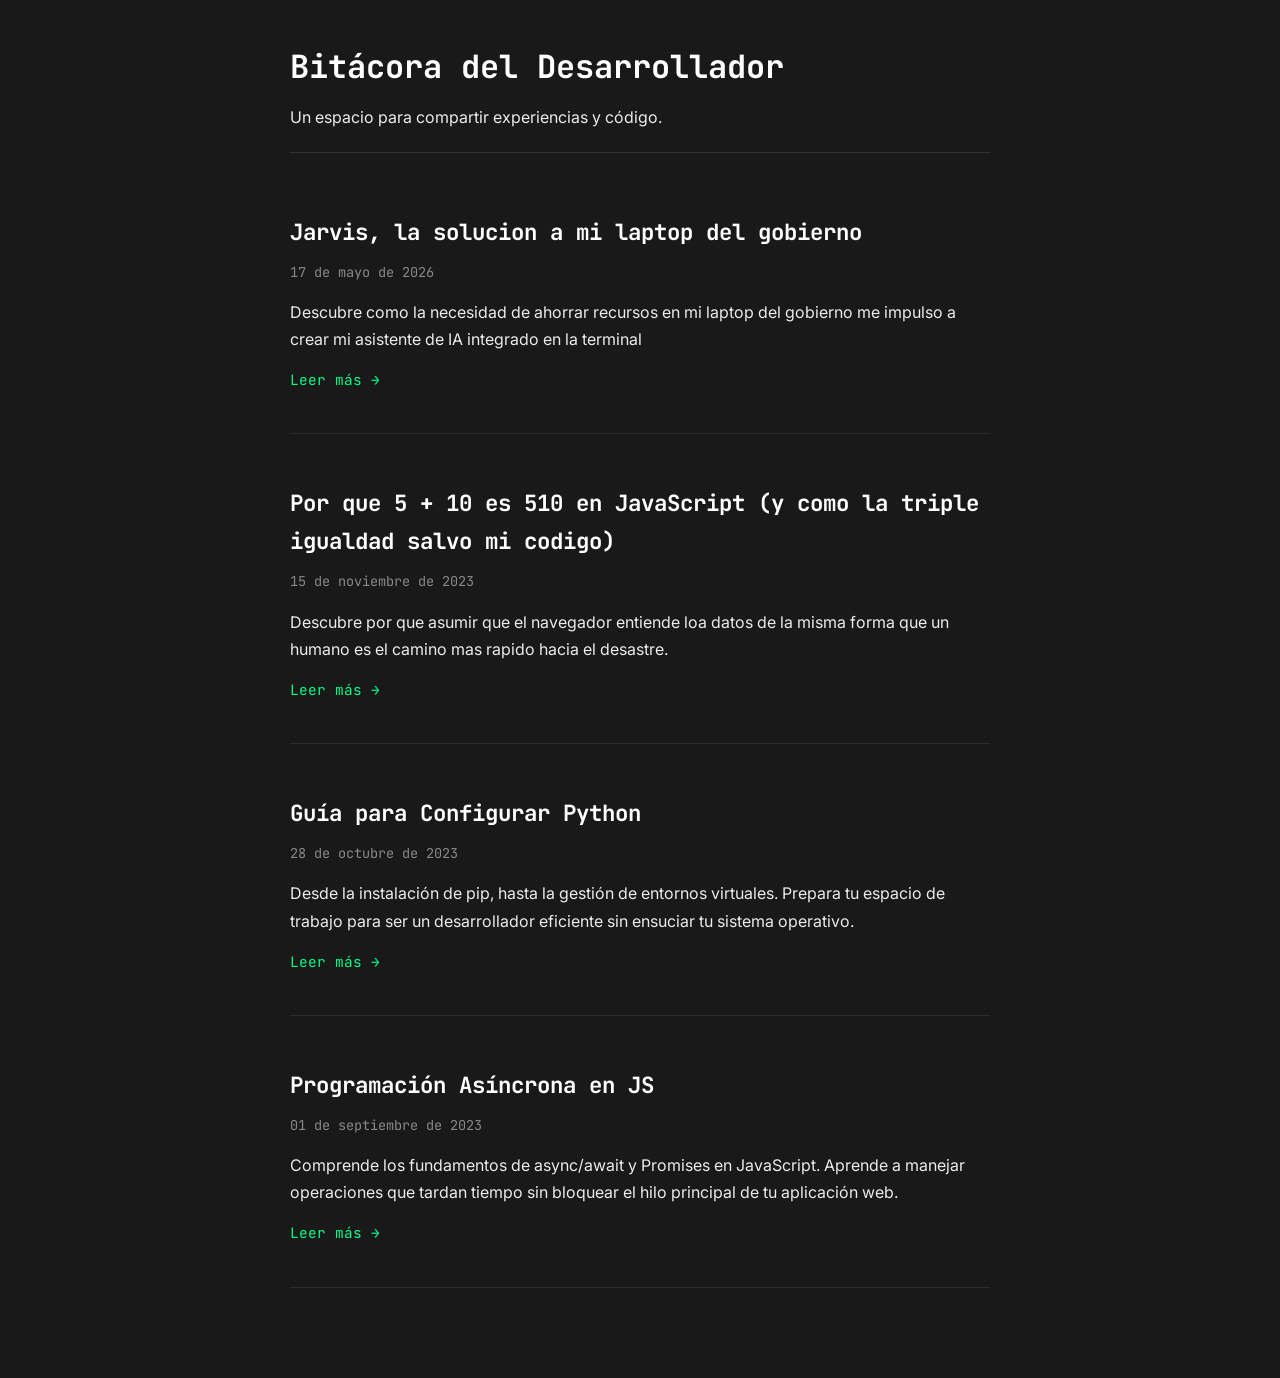
<file: index.html>
<!DOCTYPE html>
<html lang="es">
<head>
    <meta charset="UTF-8">
    <meta name="viewport" content="width=device-width, initial-scale=1.0">
    <title>Bitácora del Desarrollador</title>
    <link href="https://fonts.googleapis.com/css2?family=Inter:wght@400;600&family=JetBrains+Mono:wght@400;700&display=swap" rel="stylesheet">
    <link rel="stylesheet" href="style.css">
</head>
<body>
    <div class="contenedor">
        <header>
            <h1>Bitácora del Desarrollador</h1>
            <p>Un espacio para compartir experiencias y código.</p>
        </header>

        <main>
            <article>
                <!-- Este es el enlace que hemos modificado para apuntar a 'sobre-mi.html' -->
                <h2>Jarvis, la solucion a mi laptop del gobierno</h2>
                <time datetime="2023-11-20">17 de mayo de 2026</time>
                <p>Descubre como la necesidad de ahorrar recursos en mi laptop del gobierno me impulso a crear mi asistente de IA integrado en la terminal</p>
                <a href="./articulo-jarvis.html" class="leer-mas">Leer más →</a>
            </article>

            <article>
                <h2>Por que 5 + 10 es 510 en JavaScript (y como la triple igualdad salvo mi codigo)</h2>
                <time datetime="2026-5-18">15 de noviembre de 2023</time>
                <p>Descubre  por que asumir que el navegador entiende loa datos de la misma forma que un humano es el camino mas rapido hacia el desastre.</p>
                <a href="./articulo-Terminal.html" class="leer-mas">Leer más →</a>
            </article>

            <article>
                <h2>Guía para Configurar Python</h2>
                <time datetime="2023-10-28">28 de octubre de 2023</time>
                <p>Desde la instalación de pip, hasta la gestión de entornos virtuales. Prepara tu espacio de trabajo para ser un desarrollador eficiente sin ensuciar tu sistema operativo.</p>
                <a href="#" class="leer-mas">Leer más →</a>
            </article>
            
            <article>
                <h2>Programación Asíncrona en JS</h2>
                <time datetime="2023-09-01">01 de septiembre de 2023</time>
                <p>Comprende los fundamentos de async/await y Promises en JavaScript. Aprende a manejar operaciones que tardan tiempo sin bloquear el hilo principal de tu aplicación web.</p>
                <a href="#" class="leer-mas">Leer más →</a>
            </article>
        </main>
    </div>
</body>
</html>
</file>
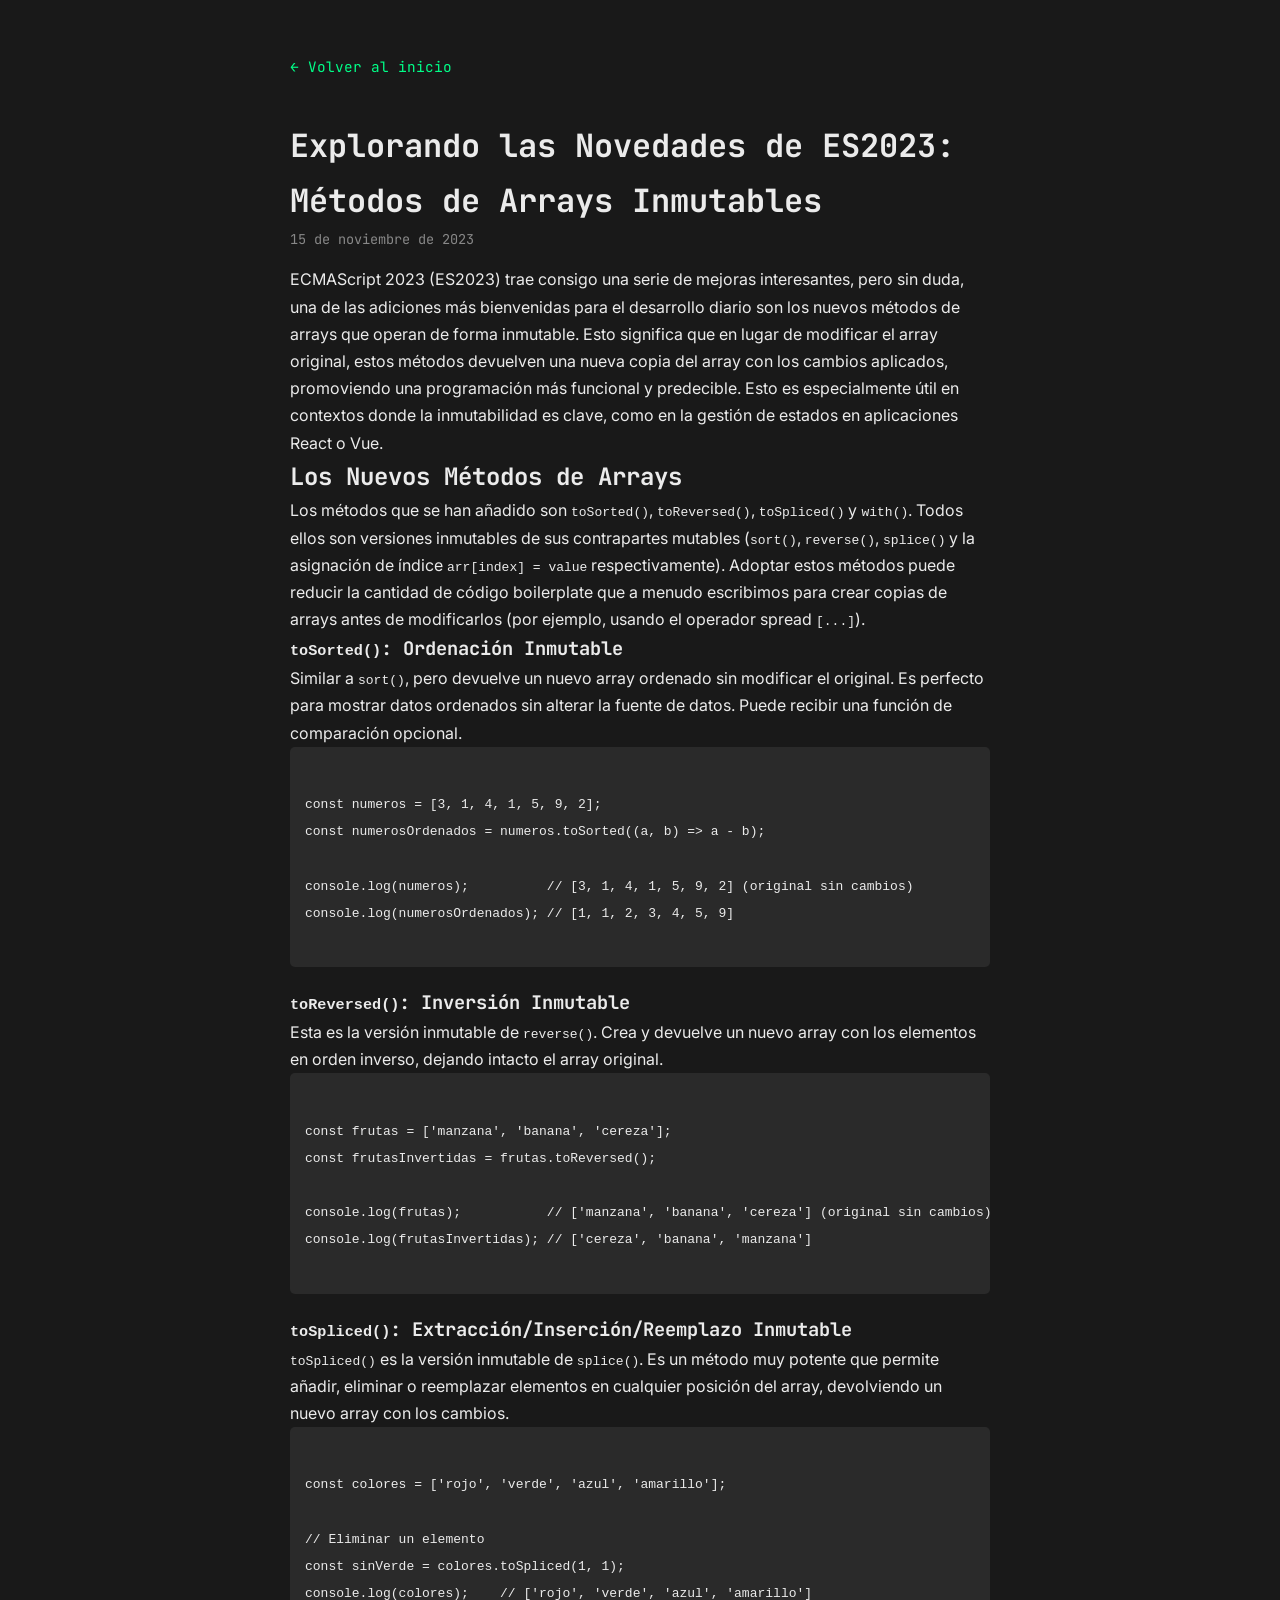
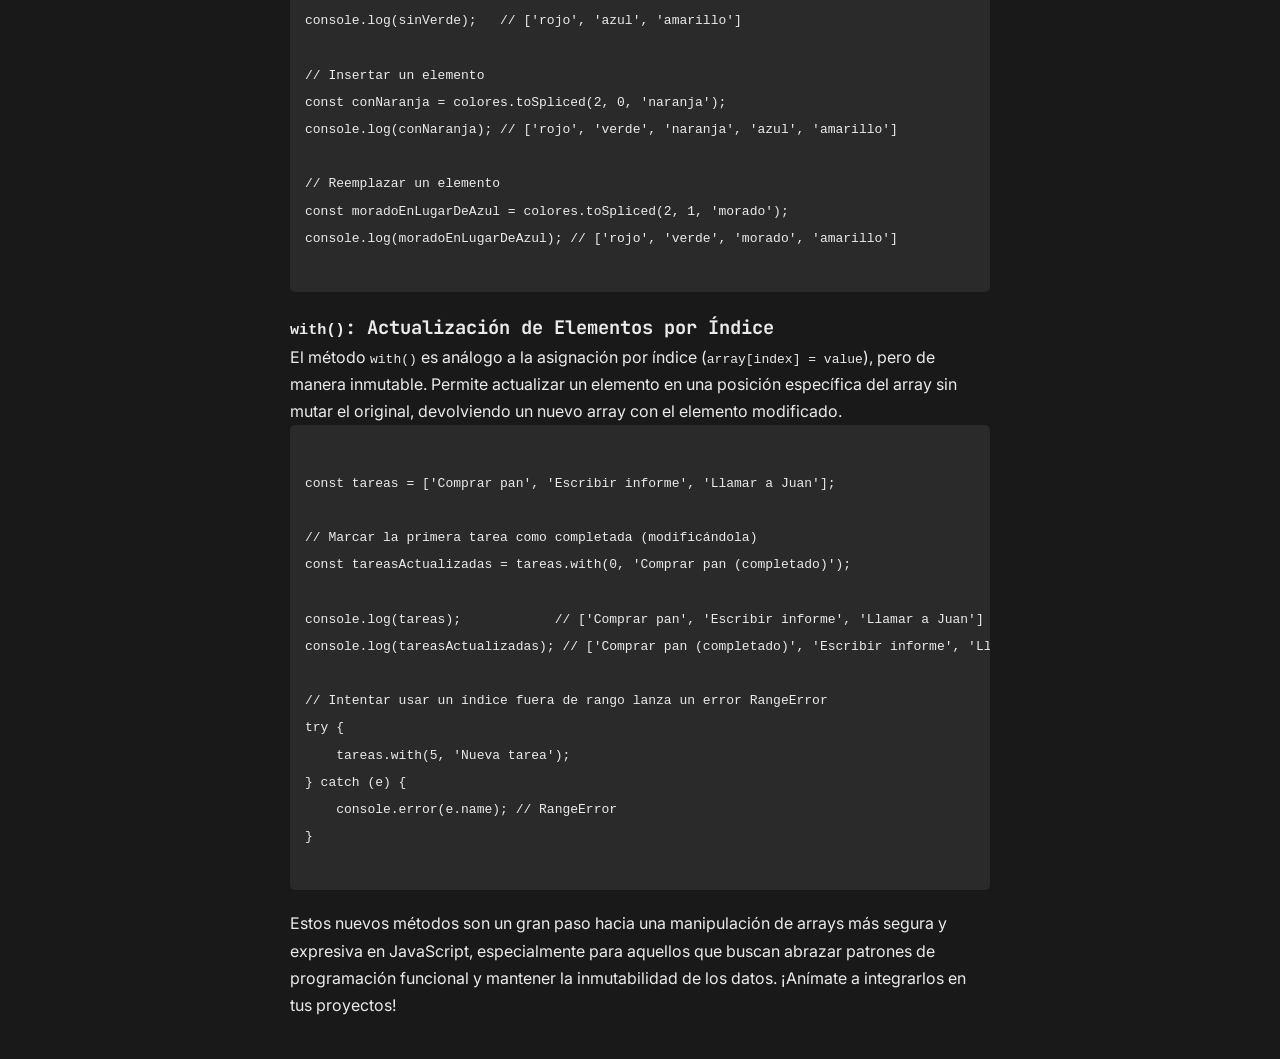
<file: articulo-es2023.html>
<!DOCTYPE html>
<html lang="es">
<head>
    <meta charset="UTF-8">
    <meta name="viewport" content="width=device-width, initial-scale=1.0">
    <title>Explorando las Novedades de ES2023: Métodos de Arrays Inmutables</title>
    <!-- Mismos enlaces de fuente que index.html -->
    <link href="https://fonts.googleapis.com/css2?family=Inter:wght@400;600&family=JetBrains+Mono:wght@400;700&display=swap" rel="stylesheet">
    <!-- Mismo archivo CSS que index.html -->
    <link rel="stylesheet" href="style.css">
</head>
<body>
    <div class="contenedor">
        <!-- Enlace "Volver al inicio": Reutiliza la clase 'leer-mas' para el estilo,
             ajustando el margen y el display para que funcione como un bloque.
             El '←' es parte del texto, no CSS. -->
        <a href="index.html" class="leer-mas" style="display: block; margin-bottom: 40px;">← Volver al inicio</a>

        <main>
            <!-- El título principal del artículo. Utiliza h1 para la semántica de la página de detalle. -->
            <h1>Explorando las Novedades de ES2023: Métodos de Arrays Inmutables</h1>
            <!-- La fecha, utilizando la etiqueta time para mantener el estilo de JetBrains Mono. -->
            <time datetime="2023-11-15">15 de noviembre de 2023</time>
            
            <p>
                ECMAScript 2023 (ES2023) trae consigo una serie de mejoras interesantes, pero sin duda, una de las adiciones más bienvenidas para el desarrollo diario son los nuevos métodos de arrays que operan de forma inmutable. Esto significa que en lugar de modificar el array original, estos métodos devuelven una nueva copia del array con los cambios aplicados, promoviendo una programación más funcional y predecible. Esto es especialmente útil en contextos donde la inmutabilidad es clave, como en la gestión de estados en aplicaciones React o Vue.
            </p>
            
            <h2>Los Nuevos Métodos de Arrays</h2>

            <p>
                Los métodos que se han añadido son <code>toSorted()</code>, <code>toReversed()</code>, <code>toSpliced()</code> y <code>with()</code>. Todos ellos son versiones inmutables de sus contrapartes mutables (<code>sort()</code>, <code>reverse()</code>, <code>splice()</code> y la asignación de índice <code>arr[index] = value</code> respectivamente). Adoptar estos métodos puede reducir la cantidad de código boilerplate que a menudo escribimos para crear copias de arrays antes de modificarlos (por ejemplo, usando el operador spread <code>[...]</code>).
            </p>

            <h3><code>toSorted()</code>: Ordenación Inmutable</h3>
            <p>
                Similar a <code>sort()</code>, pero devuelve un nuevo array ordenado sin modificar el original. Es perfecto para mostrar datos ordenados sin alterar la fuente de datos. Puede recibir una función de comparación opcional.
            </p>
            <!-- Los bloques de código usan JetBrains Mono via un estilo inline,
                 ya que style.css no define estilos para pre/code. -->
            <pre style="font-family: 'JetBrains Mono', monospace; background-color: #2a2a2a; padding: 15px; border-radius: 5px; overflow-x: auto; margin-bottom: 20px;"><code class="language-js" style="color: #EBEBEB;">
const numeros = [3, 1, 4, 1, 5, 9, 2];
const numerosOrdenados = numeros.toSorted((a, b) => a - b);

console.log(numeros);          // [3, 1, 4, 1, 5, 9, 2] (original sin cambios)
console.log(numerosOrdenados); // [1, 1, 2, 3, 4, 5, 9]
            </code></pre>

            <h3><code>toReversed()</code>: Inversión Inmutable</h3>
            <p>
                Esta es la versión inmutable de <code>reverse()</code>. Crea y devuelve un nuevo array con los elementos en orden inverso, dejando intacto el array original.
            </p>
            <pre style="font-family: 'JetBrains Mono', monospace; background-color: #2a2a2a; padding: 15px; border-radius: 5px; overflow-x: auto; margin-bottom: 20px;"><code class="language-js" style="color: #EBEBEB;">
const frutas = ['manzana', 'banana', 'cereza'];
const frutasInvertidas = frutas.toReversed();

console.log(frutas);           // ['manzana', 'banana', 'cereza'] (original sin cambios)
console.log(frutasInvertidas); // ['cereza', 'banana', 'manzana']
            </code></pre>

            <h3><code>toSpliced()</code>: Extracción/Inserción/Reemplazo Inmutable</h3>
            <p>
                <code>toSpliced()</code> es la versión inmutable de <code>splice()</code>. Es un método muy potente que permite añadir, eliminar o reemplazar elementos en cualquier posición del array, devolviendo un nuevo array con los cambios.
            </p>
            <pre style="font-family: 'JetBrains Mono', monospace; background-color: #2a2a2a; padding: 15px; border-radius: 5px; overflow-x: auto; margin-bottom: 20px;"><code class="language-js" style="color: #EBEBEB;">
const colores = ['rojo', 'verde', 'azul', 'amarillo'];

// Eliminar un elemento
const sinVerde = colores.toSpliced(1, 1);
console.log(colores);    // ['rojo', 'verde', 'azul', 'amarillo']
console.log(sinVerde);   // ['rojo', 'azul', 'amarillo']

// Insertar un elemento
const conNaranja = colores.toSpliced(2, 0, 'naranja');
console.log(conNaranja); // ['rojo', 'verde', 'naranja', 'azul', 'amarillo']

// Reemplazar un elemento
const moradoEnLugarDeAzul = colores.toSpliced(2, 1, 'morado');
console.log(moradoEnLugarDeAzul); // ['rojo', 'verde', 'morado', 'amarillo']
            </code></pre>
            
            <h3><code>with()</code>: Actualización de Elementos por Índice</h3>
            <p>
                El método <code>with()</code> es análogo a la asignación por índice (<code>array[index] = value</code>), pero de manera inmutable. Permite actualizar un elemento en una posición específica del array sin mutar el original, devolviendo un nuevo array con el elemento modificado.
            </p>
            <pre style="font-family: 'JetBrains Mono', monospace; background-color: #2a2a2a; padding: 15px; border-radius: 5px; overflow-x: auto; margin-bottom: 20px;"><code class="language-js" style="color: #EBEBEB;">
const tareas = ['Comprar pan', 'Escribir informe', 'Llamar a Juan'];

// Marcar la primera tarea como completada (modificándola)
const tareasActualizadas = tareas.with(0, 'Comprar pan (completado)');

console.log(tareas);            // ['Comprar pan', 'Escribir informe', 'Llamar a Juan']
console.log(tareasActualizadas); // ['Comprar pan (completado)', 'Escribir informe', 'Llamar a Juan']

// Intentar usar un índice fuera de rango lanza un error RangeError
try {
    tareas.with(5, 'Nueva tarea');
} catch (e) {
    console.error(e.name); // RangeError
}
            </code></pre>

            <p>
                Estos nuevos métodos son un gran paso hacia una manipulación de arrays más segura y expresiva en JavaScript, especialmente para aquellos que buscan abrazar patrones de programación funcional y mantener la inmutabilidad de los datos. ¡Anímate a integrarlos en tus proyectos!
            </p>
        </main>
    </div>
</body>
</html>
</file>
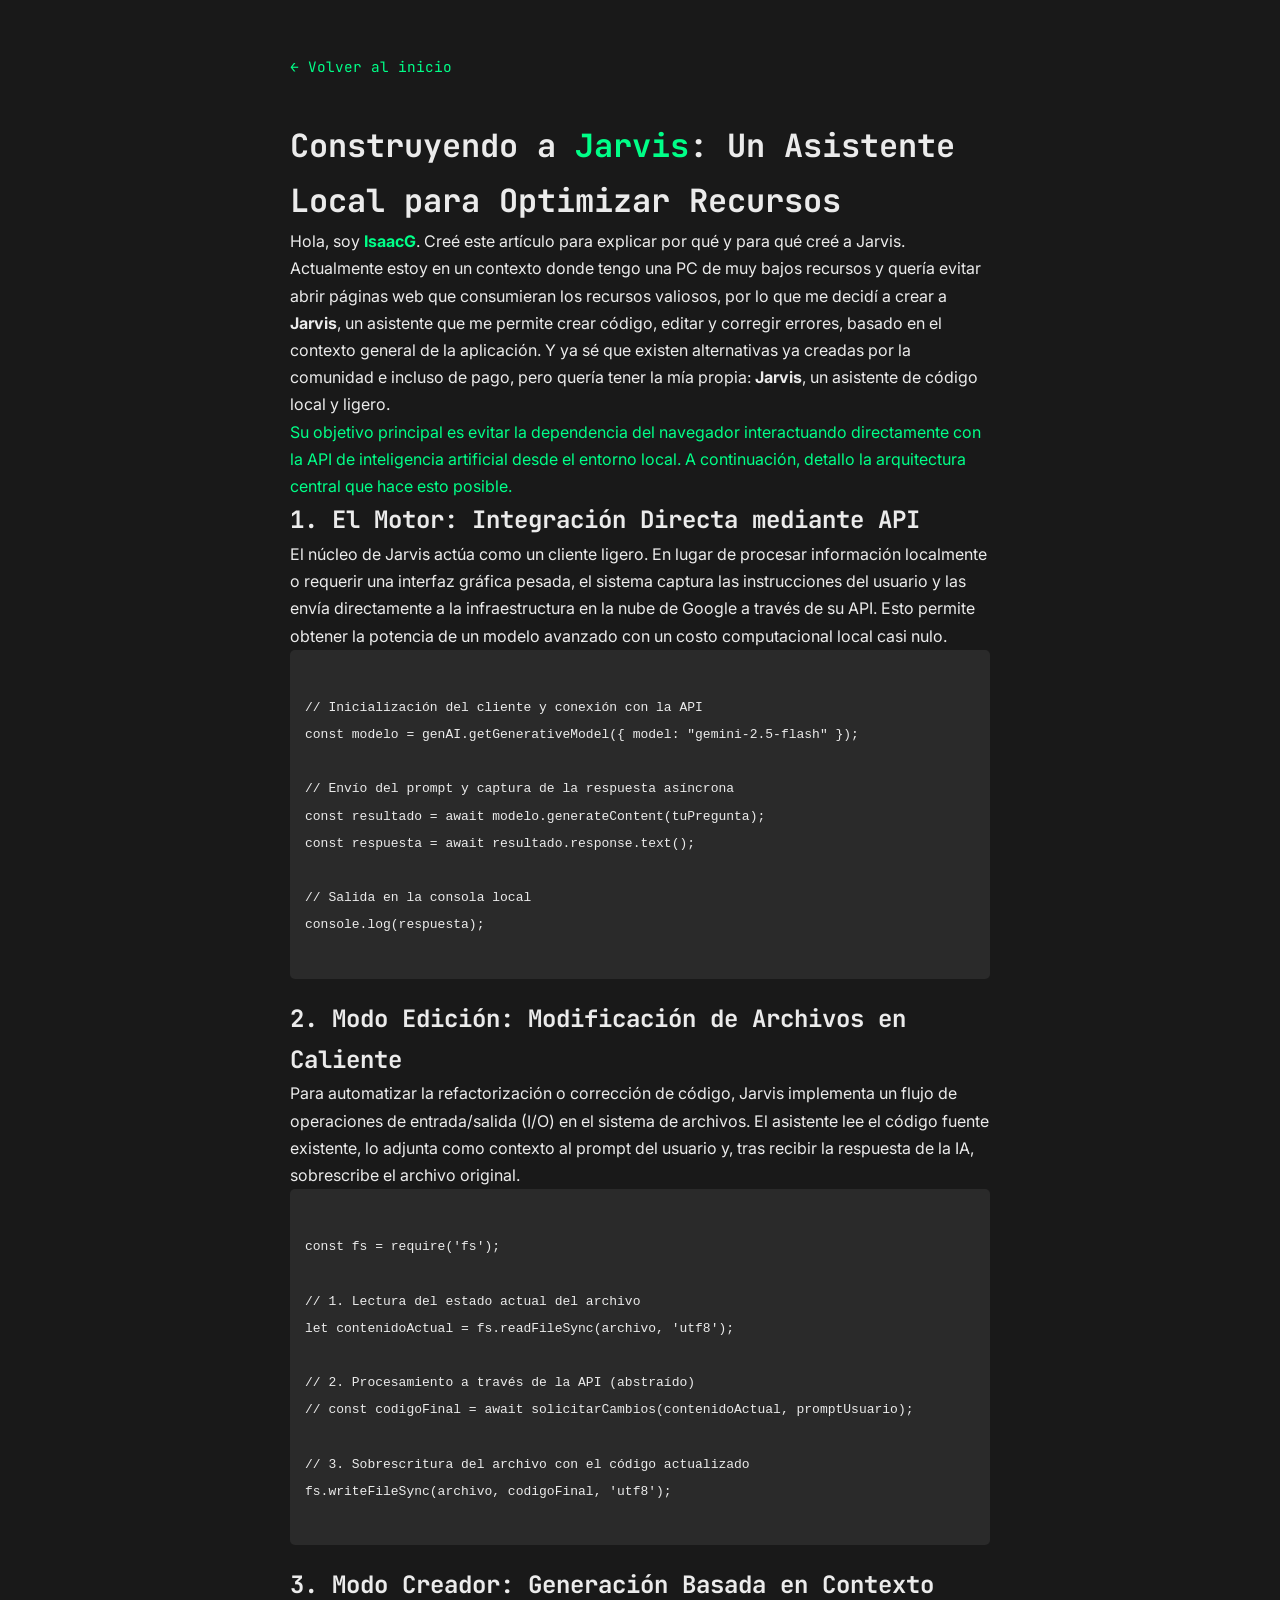
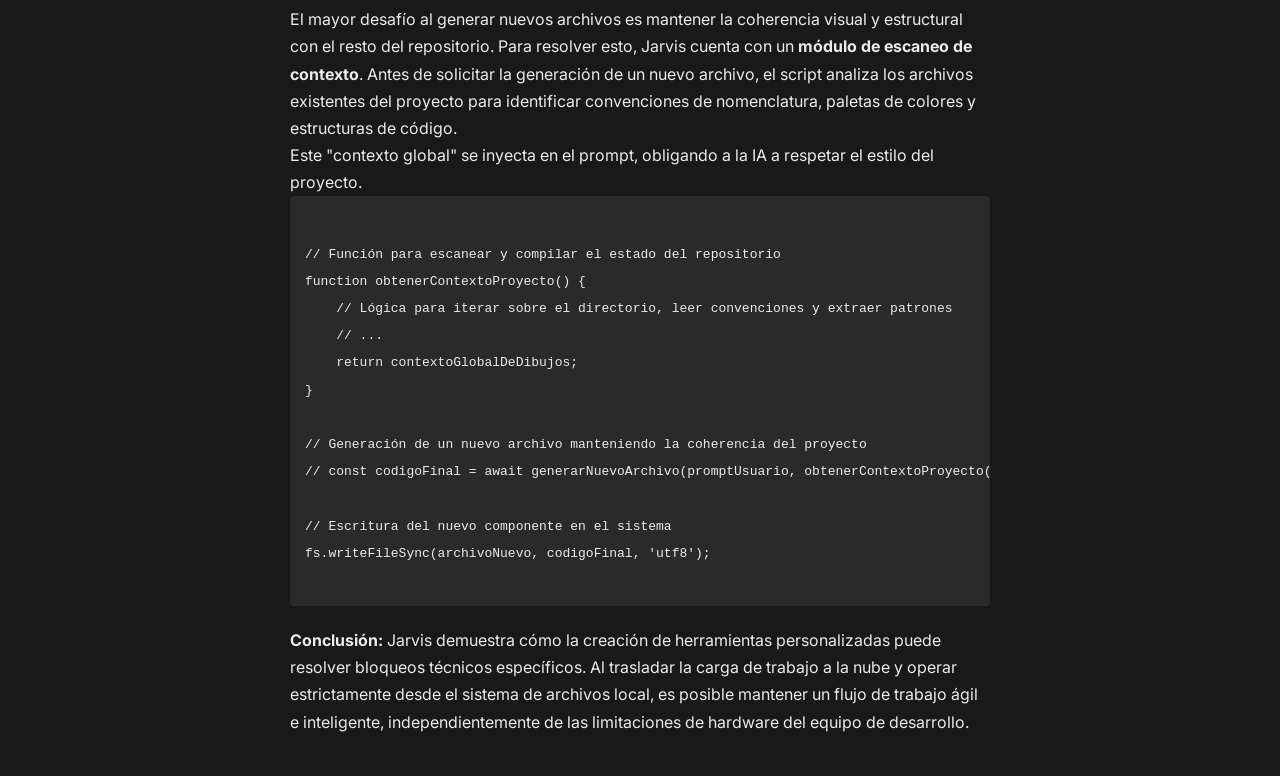
<file: articulo-jarvis.html>
<!DOCTYPE html>
<html lang="es">
<head>
    <meta charset="UTF-8">
    <meta name="viewport" content="width=device-width, initial-scale=1.0">
    <title>Construyendo a Jarvis: Un Asistente Local para Optimizar Recursos</title>
    <link href="https://fonts.googleapis.com/css2?family=Inter:wght@400;600&family=JetBrains+Mono:wght@400;700&display=swap" rel="stylesheet">
    <link rel="stylesheet" href="style.css">
</head>
<body>
    <div class="contenedor">
        <a href="index.html" class="leer-mas" style="display: block; margin-bottom: 40px;">← Volver al inicio</a>

        <main>
            <h1>Construyendo a <strong class="leer">Jarvis</strong>: Un Asistente Local para Optimizar Recursos</h1>
            
            <p>
                Hola, soy <strong class="leer">IsaacG</strong>. Creé este artículo para explicar por qué y para qué creé a Jarvis. Actualmente estoy en un contexto donde tengo una PC de muy bajos recursos y quería evitar abrir páginas web que consumieran los recursos valiosos, por lo que me decidí a crear a <strong>Jarvis</strong>, un asistente que me permite crear código, editar y corregir errores, basado en el contexto general de la aplicación. Y ya sé que existen alternativas ya creadas por la comunidad e incluso de pago, pero quería tener la mía propia: <strong>Jarvis</strong>, un asistente de código local y ligero.
            </p>
            
            <p class="leer">
                Su objetivo principal es evitar la dependencia del navegador interactuando directamente con la API de inteligencia artificial desde el entorno local. A continuación, detallo la arquitectura central que hace esto posible.
            </p>

            <h2>1. El Motor: Integración Directa mediante API</h2>
            <p>
                El núcleo de Jarvis actúa como un cliente ligero. En lugar de procesar información localmente o requerir una interfaz gráfica pesada, el sistema captura las instrucciones del usuario y las envía directamente a la infraestructura en la nube de Google a través de su API. Esto permite obtener la potencia de un modelo avanzado con un costo computacional local casi nulo.
            </p>
            <pre style="font-family: 'JetBrains Mono', monospace; background-color: #2a2a2a; padding: 15px; border-radius: 5px; overflow-x: auto; margin-bottom: 20px;"><code class="language-js" style="color: #EBEBEB;">
// Inicialización del cliente y conexión con la API
const modelo = genAI.getGenerativeModel({ model: "gemini-2.5-flash" });

// Envío del prompt y captura de la respuesta asíncrona
const resultado = await modelo.generateContent(tuPregunta);
const respuesta = await resultado.response.text();

// Salida en la consola local
console.log(respuesta);
            </code></pre>

            <h2>2. Modo Edición: Modificación de Archivos en Caliente</h2>
            <p>
                Para automatizar la refactorización o corrección de código, Jarvis implementa un flujo de operaciones de entrada/salida (I/O) en el sistema de archivos. El asistente lee el código fuente existente, lo adjunta como contexto al prompt del usuario y, tras recibir la respuesta de la IA, sobrescribe el archivo original.
            </p>
            <pre style="font-family: 'JetBrains Mono', monospace; background-color: #2a2a2a; padding: 15px; border-radius: 5px; overflow-x: auto; margin-bottom: 20px;"><code class="language-js" style="color: #EBEBEB;">
const fs = require('fs');

// 1. Lectura del estado actual del archivo
let contenidoActual = fs.readFileSync(archivo, 'utf8');

// 2. Procesamiento a través de la API (abstraído)
// const codigoFinal = await solicitarCambios(contenidoActual, promptUsuario);

// 3. Sobrescritura del archivo con el código actualizado
fs.writeFileSync(archivo, codigoFinal, 'utf8');
            </code></pre>

            <h2>3. Modo Creador: Generación Basada en Contexto</h2>
            <p>
                El mayor desafío al generar nuevos archivos es mantener la coherencia visual y estructural con el resto del repositorio. Para resolver esto, Jarvis cuenta con un <strong>módulo de escaneo de contexto</strong>. Antes de solicitar la generación de un nuevo archivo, el script analiza los archivos existentes del proyecto para identificar convenciones de nomenclatura, paletas de colores y estructuras de código.
            </p>
            <p>
                Este "contexto global" se inyecta en el prompt, obligando a la IA a respetar el estilo del proyecto.
            </p>
            <pre style="font-family: 'JetBrains Mono', monospace; background-color: #2a2a2a; padding: 15px; border-radius: 5px; overflow-x: auto; margin-bottom: 20px;"><code class="language-js" style="color: #EBEBEB;">
// Función para escanear y compilar el estado del repositorio
function obtenerContextoProyecto() {
    // Lógica para iterar sobre el directorio, leer convenciones y extraer patrones
    // ...
    return contextoGlobalDeDibujos; 
}

// Generación de un nuevo archivo manteniendo la coherencia del proyecto
// const codigoFinal = await generarNuevoArchivo(promptUsuario, obtenerContextoProyecto());

// Escritura del nuevo componente en el sistema
fs.writeFileSync(archivoNuevo, codigoFinal, 'utf8');
            </code></pre>

            <p>
                <strong>Conclusión:</strong> Jarvis demuestra cómo la creación de herramientas personalizadas puede resolver bloqueos técnicos específicos. Al trasladar la carga de trabajo a la nube y operar estrictamente desde el sistema de archivos local, es posible mantener un flujo de trabajo ágil e inteligente, independientemente de las limitaciones de hardware del equipo de desarrollo.
            </p>
        </main>
    </div>
</body>
</html>
</file>
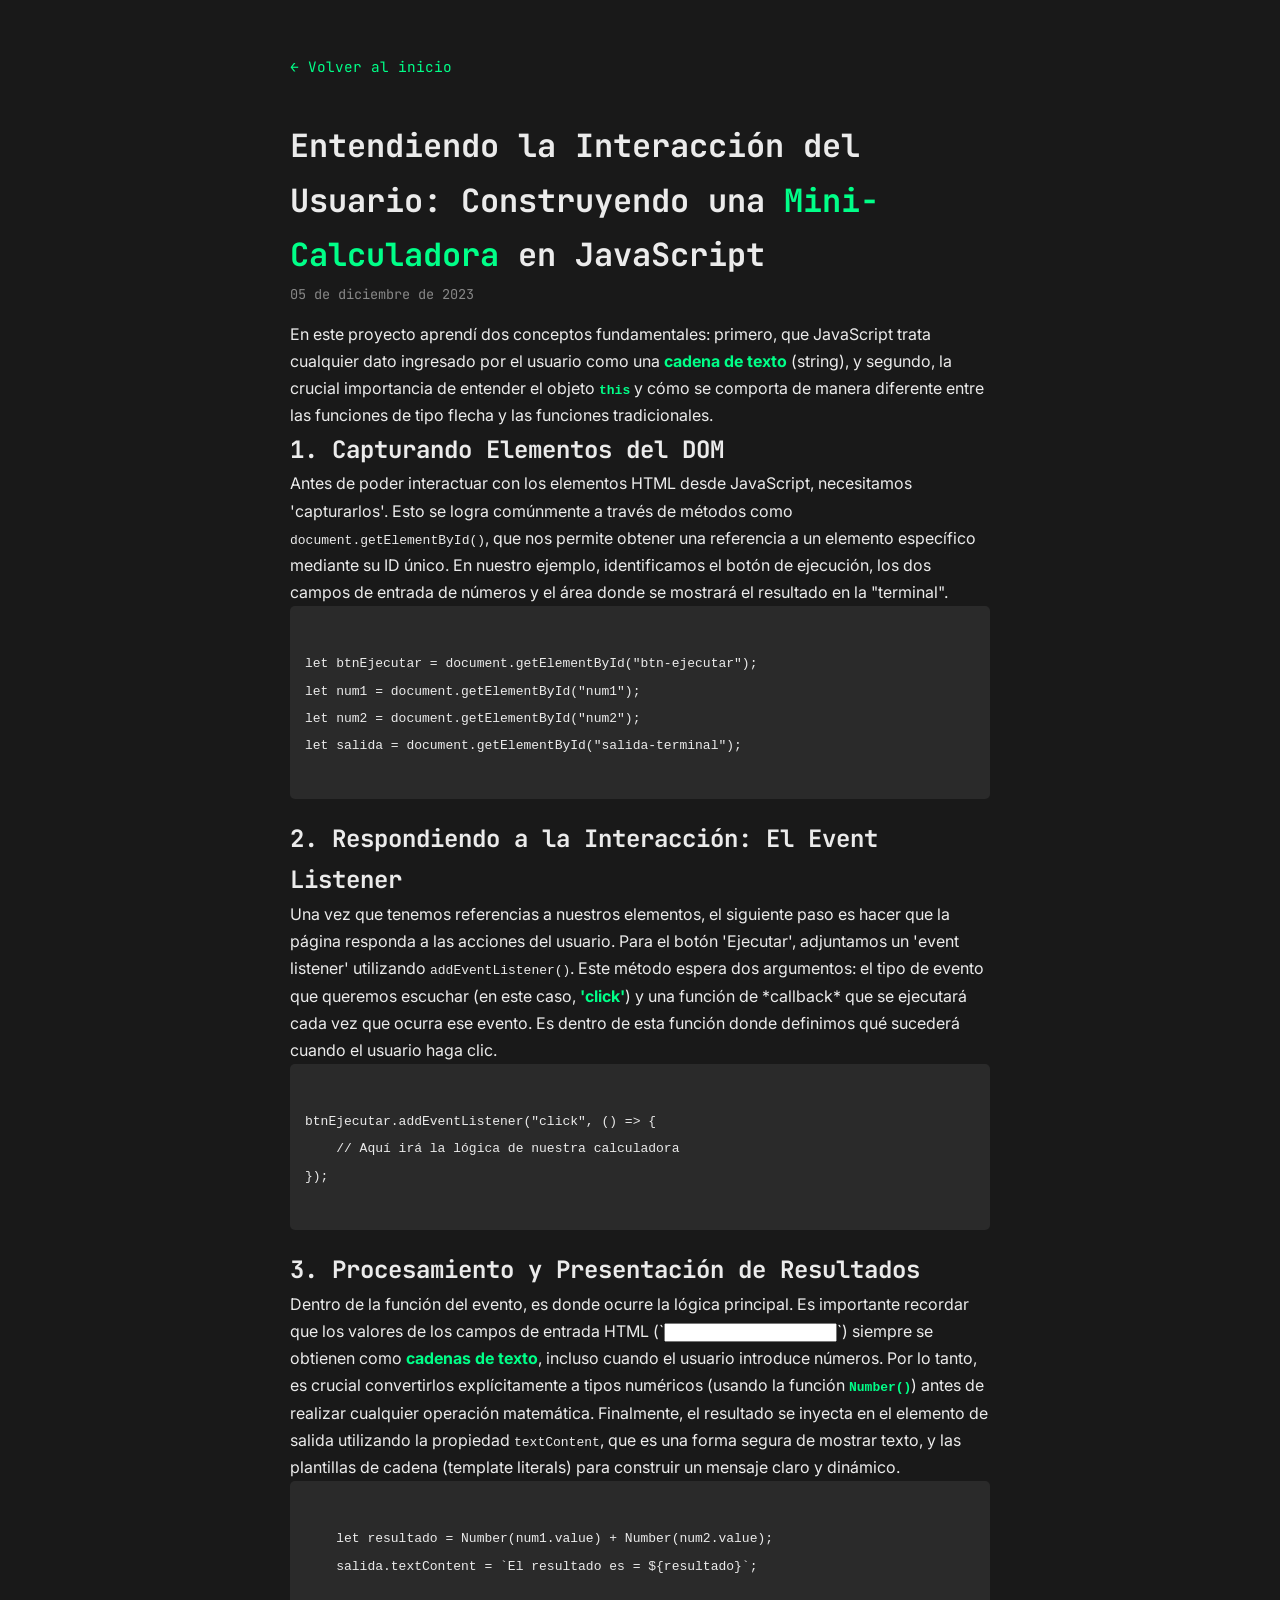
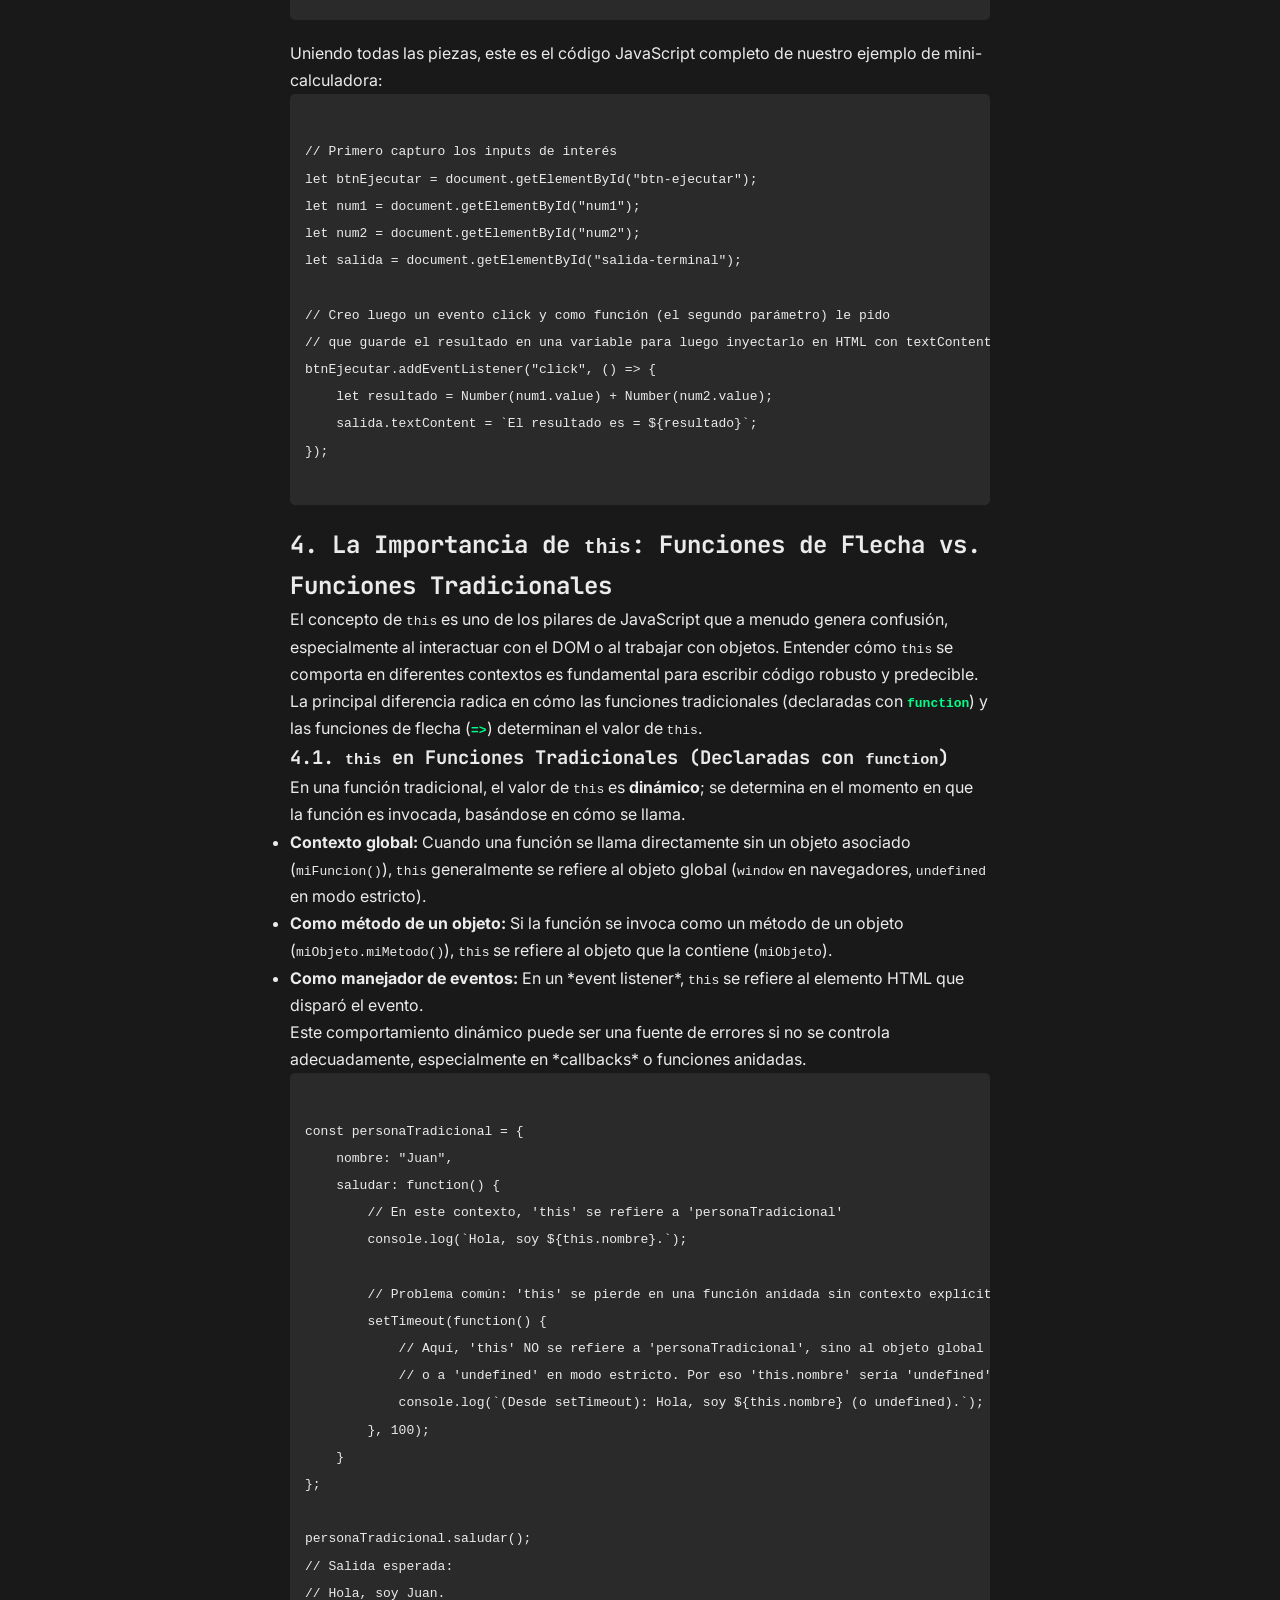
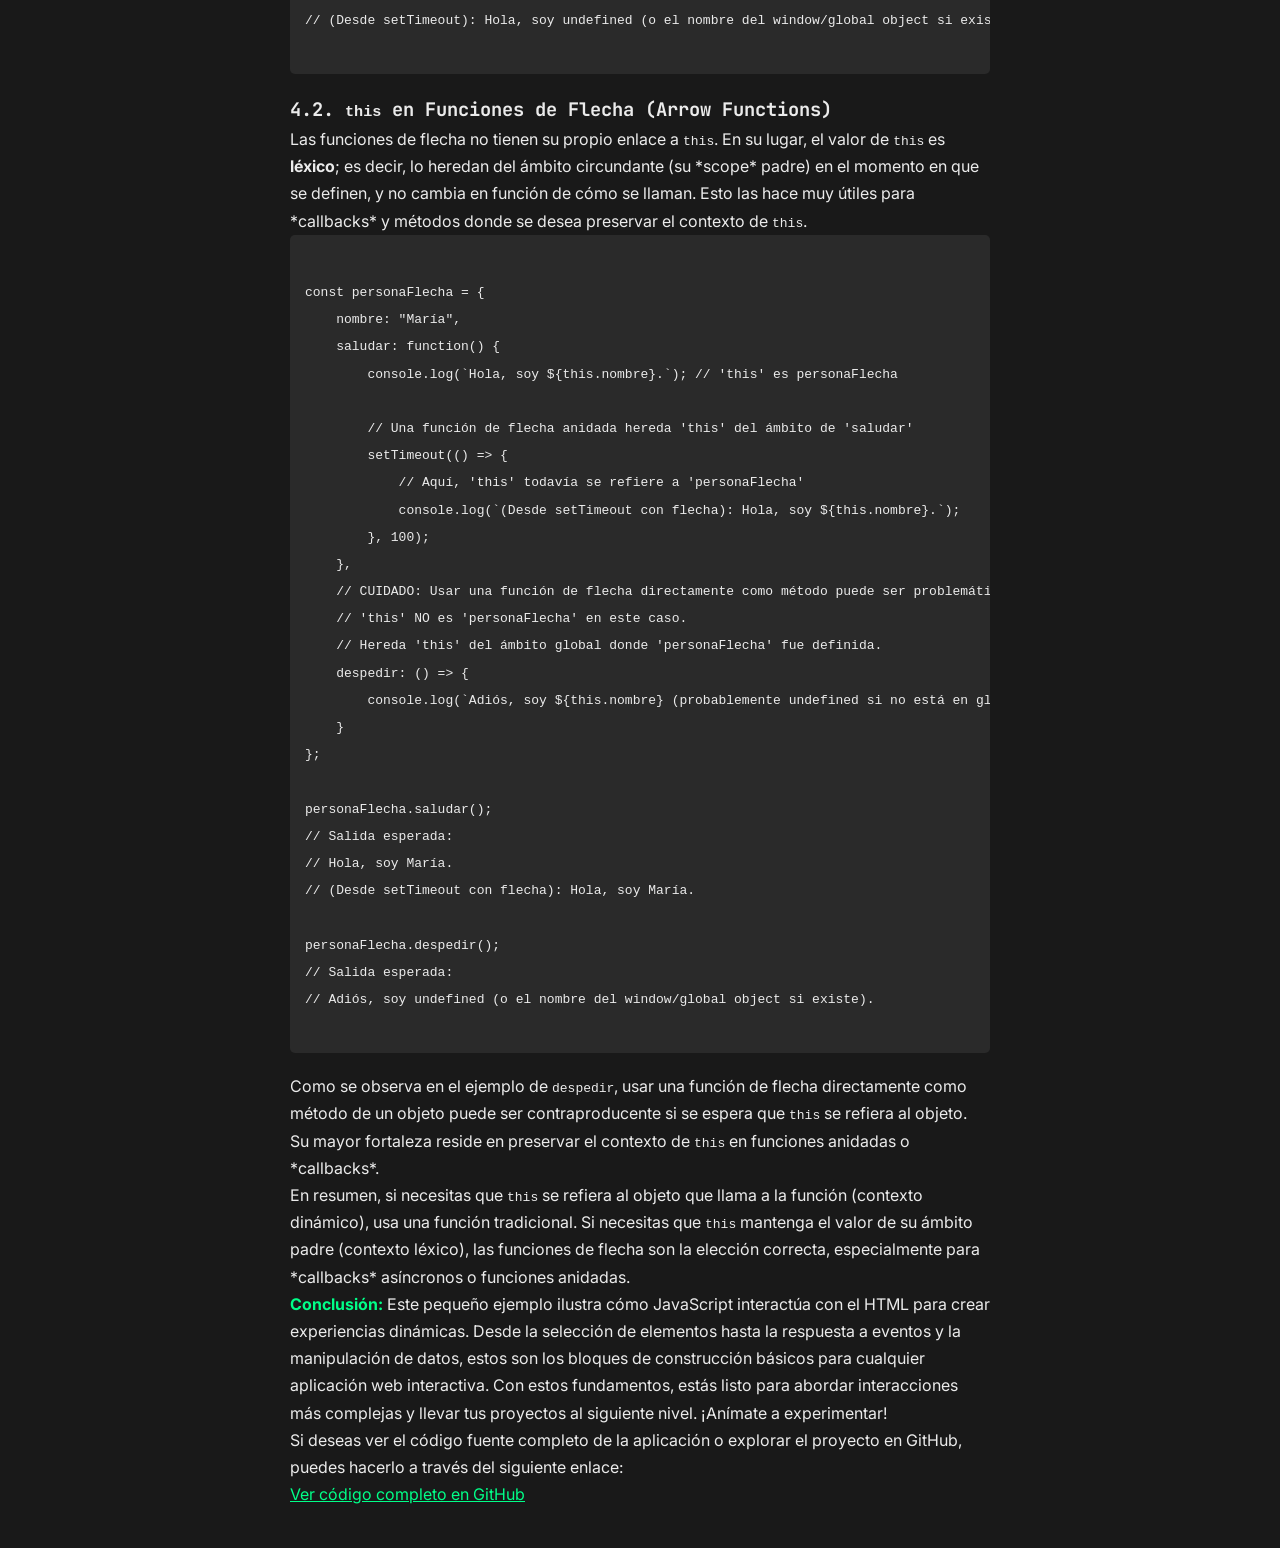
<file: articulo-Terminal.html>
<!DOCTYPE html>
<html lang="es">
<head>
    <meta charset="UTF-8">
    <meta name="viewport" content="width=device-width, initial-scale=1.0">
    <title>Entendiendo la Interacción del Usuario: Construyendo una Mini-Calculadora en JavaScript</title>
    <link href="https://fonts.googleapis.com/css2?family=Inter:wght@400;600&family=JetBrains+Mono:wght@400;700&display=swap" rel="stylesheet">
    <link rel="stylesheet" href="style.css">
</head>
<body>
    <div class="contenedor">
        <a href="index.html" class="leer-mas" style="display: block; margin-bottom: 40px;">← Volver al inicio</a>

        <main>
            <h1>Entendiendo la Interacción del Usuario: Construyendo una <strong class="leer">Mini-Calculadora</strong> en JavaScript</h1>
            <time datetime="2023-12-05">05 de diciembre de 2023</time>
            
            <p>
                En este proyecto aprendí dos conceptos fundamentales: primero, que JavaScript trata cualquier dato ingresado por el usuario como una <strong class="leer">cadena de texto</strong> (string), y segundo, la crucial importancia de entender el objeto <strong class="leer"><code>this</code></strong> y cómo se comporta de manera diferente entre las funciones de tipo flecha y las funciones tradicionales.
            </p>
            
            <h2>1. Capturando Elementos del DOM</h2>
            <p>
                Antes de poder interactuar con los elementos HTML desde JavaScript, necesitamos 'capturarlos'. Esto se logra comúnmente a través de métodos como <code>document.getElementById()</code>, que nos permite obtener una referencia a un elemento específico mediante su ID único. En nuestro ejemplo, identificamos el botón de ejecución, los dos campos de entrada de números y el área donde se mostrará el resultado en la "terminal".
            </p>
            <pre style="font-family: 'JetBrains Mono', monospace; background-color: #2a2a2a; padding: 15px; border-radius: 5px; overflow-x: auto; margin-bottom: 20px;"><code class="language-js" style="color: #EBEBEB;">
let btnEjecutar = document.getElementById("btn-ejecutar");
let num1 = document.getElementById("num1");
let num2 = document.getElementById("num2");
let salida = document.getElementById("salida-terminal");
            </code></pre>

            <h2>2. Respondiendo a la Interacción: El Event Listener</h2>
            <p>
                Una vez que tenemos referencias a nuestros elementos, el siguiente paso es hacer que la página responda a las acciones del usuario. Para el botón 'Ejecutar', adjuntamos un 'event listener' utilizando <code>addEventListener()</code>. Este método espera dos argumentos: el tipo de evento que queremos escuchar (en este caso, <strong class="leer">'click'</strong>) y una función de *callback* que se ejecutará cada vez que ocurra ese evento. Es dentro de esta función donde definimos qué sucederá cuando el usuario haga clic.
            </p>
            <pre style="font-family: 'JetBrains Mono', monospace; background-color: #2a2a2a; padding: 15px; border-radius: 5px; overflow-x: auto; margin-bottom: 20px;"><code class="language-js" style="color: #EBEBEB;">
btnEjecutar.addEventListener("click", () => {
    // Aquí irá la lógica de nuestra calculadora
});
            </code></pre>

            <h2>3. Procesamiento y Presentación de Resultados</h2>
            <p>
                Dentro de la función del evento, es donde ocurre la lógica principal. Es importante recordar que los valores de los campos de entrada HTML (`<input>`) siempre se obtienen como <strong class="leer">cadenas de texto</strong>, incluso cuando el usuario introduce números. Por lo tanto, es crucial convertirlos explícitamente a tipos numéricos (usando la función <strong class="leer"><code>Number()</code></strong>) antes de realizar cualquier operación matemática. Finalmente, el resultado se inyecta en el elemento de salida utilizando la propiedad <code>textContent</code>, que es una forma segura de mostrar texto, y las plantillas de cadena (template literals) para construir un mensaje claro y dinámico.
            </p>
            <pre style="font-family: 'JetBrains Mono', monospace; background-color: #2a2a2a; padding: 15px; border-radius: 5px; overflow-x: auto; margin-bottom: 20px;"><code class="language-js" style="color: #EBEBEB;">
    let resultado = Number(num1.value) + Number(num2.value);
    salida.textContent = `El resultado es = ${resultado}`;
            </code></pre>

            <p>
                Uniendo todas las piezas, este es el código JavaScript completo de nuestro ejemplo de mini-calculadora:
            </p>
            <pre style="font-family: 'JetBrains Mono', monospace; background-color: #2a2a2a; padding: 15px; border-radius: 5px; overflow-x: auto; margin-bottom: 20px;"><code class="language-js" style="color: #EBEBEB;">
// Primero capturo los inputs de interés
let btnEjecutar = document.getElementById("btn-ejecutar");
let num1 = document.getElementById("num1");
let num2 = document.getElementById("num2");
let salida = document.getElementById("salida-terminal");

// Creo luego un evento click y como función (el segundo parámetro) le pido
// que guarde el resultado en una variable para luego inyectarlo en HTML con textContent.
btnEjecutar.addEventListener("click", () => {
    let resultado = Number(num1.value) + Number(num2.value);
    salida.textContent = `El resultado es = ${resultado}`;
});
            </code></pre>

            <h2>4. La Importancia de <code>this</code>: Funciones de Flecha vs. Funciones Tradicionales</h2>
            <p>
                El concepto de <code>this</code> es uno de los pilares de JavaScript que a menudo genera confusión, especialmente al interactuar con el DOM o al trabajar con objetos. Entender cómo <code>this</code> se comporta en diferentes contextos es fundamental para escribir código robusto y predecible. La principal diferencia radica en cómo las funciones tradicionales (declaradas con <strong class="leer"><code>function</code></strong>) y las funciones de flecha (<strong class="leer"><code>=></code></strong>) determinan el valor de <code>this</code>.
            </p>

            <h3>4.1. <code>this</code> en Funciones Tradicionales (Declaradas con <code>function</code>)</h3>
            <p>
                En una función tradicional, el valor de <code>this</code> es <strong>dinámico</strong>; se determina en el momento en que la función es invocada, basándose en cómo se llama.
            </p>
            <ul>
                <li>
                    <strong>Contexto global:</strong> Cuando una función se llama directamente sin un objeto asociado (<code>miFuncion()</code>), <code>this</code> generalmente se refiere al objeto global (<code>window</code> en navegadores, <code>undefined</code> en modo estricto).
                </li>
                <li>
                    <strong>Como método de un objeto:</strong> Si la función se invoca como un método de un objeto (<code>miObjeto.miMetodo()</code>), <code>this</code> se refiere al objeto que la contiene (<code>miObjeto</code>).
                </li>
                <li>
                    <strong>Como manejador de eventos:</strong> En un *event listener*, <code>this</code> se refiere al elemento HTML que disparó el evento.
                </li>
            </ul>
            <p>
                Este comportamiento dinámico puede ser una fuente de errores si no se controla adecuadamente, especialmente en *callbacks* o funciones anidadas.
            </p>
            <pre style="font-family: 'JetBrains Mono', monospace; background-color: #2a2a2a; padding: 15px; border-radius: 5px; overflow-x: auto; margin-bottom: 20px;"><code class="language-js" style="color: #EBEBEB;">
const personaTradicional = {
    nombre: "Juan",
    saludar: function() {
        // En este contexto, 'this' se refiere a 'personaTradicional'
        console.log(`Hola, soy ${this.nombre}.`);

        // Problema común: 'this' se pierde en una función anidada sin contexto explícito
        setTimeout(function() {
            // Aquí, 'this' NO se refiere a 'personaTradicional', sino al objeto global (window)
            // o a 'undefined' en modo estricto. Por eso 'this.nombre' sería 'undefined'.
            console.log(`(Desde setTimeout): Hola, soy ${this.nombre} (o undefined).`);
        }, 100);
    }
};

personaTradicional.saludar();
// Salida esperada:
// Hola, soy Juan.
// (Desde setTimeout): Hola, soy undefined (o el nombre del window/global object si existe)
            </code></pre>

            <h3>4.2. <code>this</code> en Funciones de Flecha (Arrow Functions)</h3>
            <p>
                Las funciones de flecha no tienen su propio enlace a <code>this</code>. En su lugar, el valor de <code>this</code> es <strong>léxico</strong>; es decir, lo heredan del ámbito circundante (su *scope* padre) en el momento en que se definen, y no cambia en función de cómo se llaman. Esto las hace muy útiles para *callbacks* y métodos donde se desea preservar el contexto de <code>this</code>.
            </p>
            <pre style="font-family: 'JetBrains Mono', monospace; background-color: #2a2a2a; padding: 15px; border-radius: 5px; overflow-x: auto; margin-bottom: 20px;"><code class="language-js" style="color: #EBEBEB;">
const personaFlecha = {
    nombre: "María",
    saludar: function() {
        console.log(`Hola, soy ${this.nombre}.`); // 'this' es personaFlecha

        // Una función de flecha anidada hereda 'this' del ámbito de 'saludar'
        setTimeout(() => {
            // Aquí, 'this' todavía se refiere a 'personaFlecha'
            console.log(`(Desde setTimeout con flecha): Hola, soy ${this.nombre}.`);
        }, 100);
    },
    // CUIDADO: Usar una función de flecha directamente como método puede ser problemático.
    // 'this' NO es 'personaFlecha' en este caso.
    // Hereda 'this' del ámbito global donde 'personaFlecha' fue definida.
    despedir: () => {
        console.log(`Adiós, soy ${this.nombre} (probablemente undefined si no está en global).`);
    }
};

personaFlecha.saludar();
// Salida esperada:
// Hola, soy María.
// (Desde setTimeout con flecha): Hola, soy María.

personaFlecha.despedir();
// Salida esperada:
// Adiós, soy undefined (o el nombre del window/global object si existe).
            </code></pre>
            <p>
                Como se observa en el ejemplo de <code>despedir</code>, usar una función de flecha directamente como método de un objeto puede ser contraproducente si se espera que <code>this</code> se refiera al objeto. Su mayor fortaleza reside en preservar el contexto de <code>this</code> en funciones anidadas o *callbacks*.
            </p>
            <p>
                En resumen, si necesitas que <code>this</code> se refiera al objeto que llama a la función (contexto dinámico), usa una función tradicional. Si necesitas que <code>this</code> mantenga el valor de su ámbito padre (contexto léxico), las funciones de flecha son la elección correcta, especialmente para *callbacks* asíncronos o funciones anidadas.
            </p>

            <p>
                <strong class="leer">Conclusión:</strong> Este pequeño ejemplo ilustra cómo JavaScript interactúa con el HTML para crear experiencias dinámicas. Desde la selección de elementos hasta la respuesta a eventos y la manipulación de datos, estos son los bloques de construcción básicos para cualquier aplicación web interactiva. Con estos fundamentos, estás listo para abordar interacciones más complejas y llevar tus proyectos al siguiente nivel. ¡Anímate a experimentar!
            </p>

            <p>
                Si deseas ver el código fuente completo de la aplicación o explorar el proyecto en GitHub, puedes hacerlo a través del siguiente enlace:
            </p>
            <a class="leer" href="https://github.com/gomezisaacr9/terminal-web" target="_blank" class="repo-link">Ver código completo en GitHub</a>
        </main>
    </div>
</body>
</html>
</file>
<file: style.css>
/* Reseteo básico para limpiar márgenes por defecto del navegador */
* {
    margin: 0;
    padding: 0;
    box-sizing: border-box;
}

body {
    background-color: #191919; /* Fondo Notion Oscuro */
    color: #EBEBEB; /* Texto claro suave */
    font-family: 'Inter', sans-serif; /* Letra moderna para lectura */
    line-height: 1.7;
    padding: 40px 20px;
}

/* El truco de la columna central */
.contenedor {
    max-width: 700px;
    margin: 0 auto; /* Esto lo centra en la pantalla */
}

/* La tipografía de Terminal para elementos clave */
h1, h2, h3, time, .leer-mas {
    font-family: 'JetBrains Mono', monospace;
}

header {
    margin-bottom: 60px;
    padding-bottom: 20px;
    border-bottom: 1px solid #333;
}

header h1 {
    font-size: 2rem;
    color: #ffffff;
    margin-bottom: 10px;
}

article {
    margin-bottom: 50px;
    padding-bottom: 40px;
    border-bottom: 1px solid #2a2a2a; /* Línea separadora muy sutil */
}

article h2 {
    font-size: 1.4rem;
    margin-bottom: 10px;
    color: #ffffff;
}

time {
    display: block;
    font-size: 0.85rem;
    color: #888888;
    margin-bottom: 15px;
}

.leer-mas {
    display: inline-block;
    margin-top: 15px;
    color: #00ff88; /* Verde Neón Hacker */
    text-decoration: none;
    font-size: 0.9rem;
    transition: 0.2s ease-in-out;
}

.leer-mas:hover {
    color: #ffffff;
    text-shadow: 0 0 8px #00ff88; /* Pequeño brillo al pasar el mouse */
}
.leer{
      color: #00ff88; 

}
</file>
